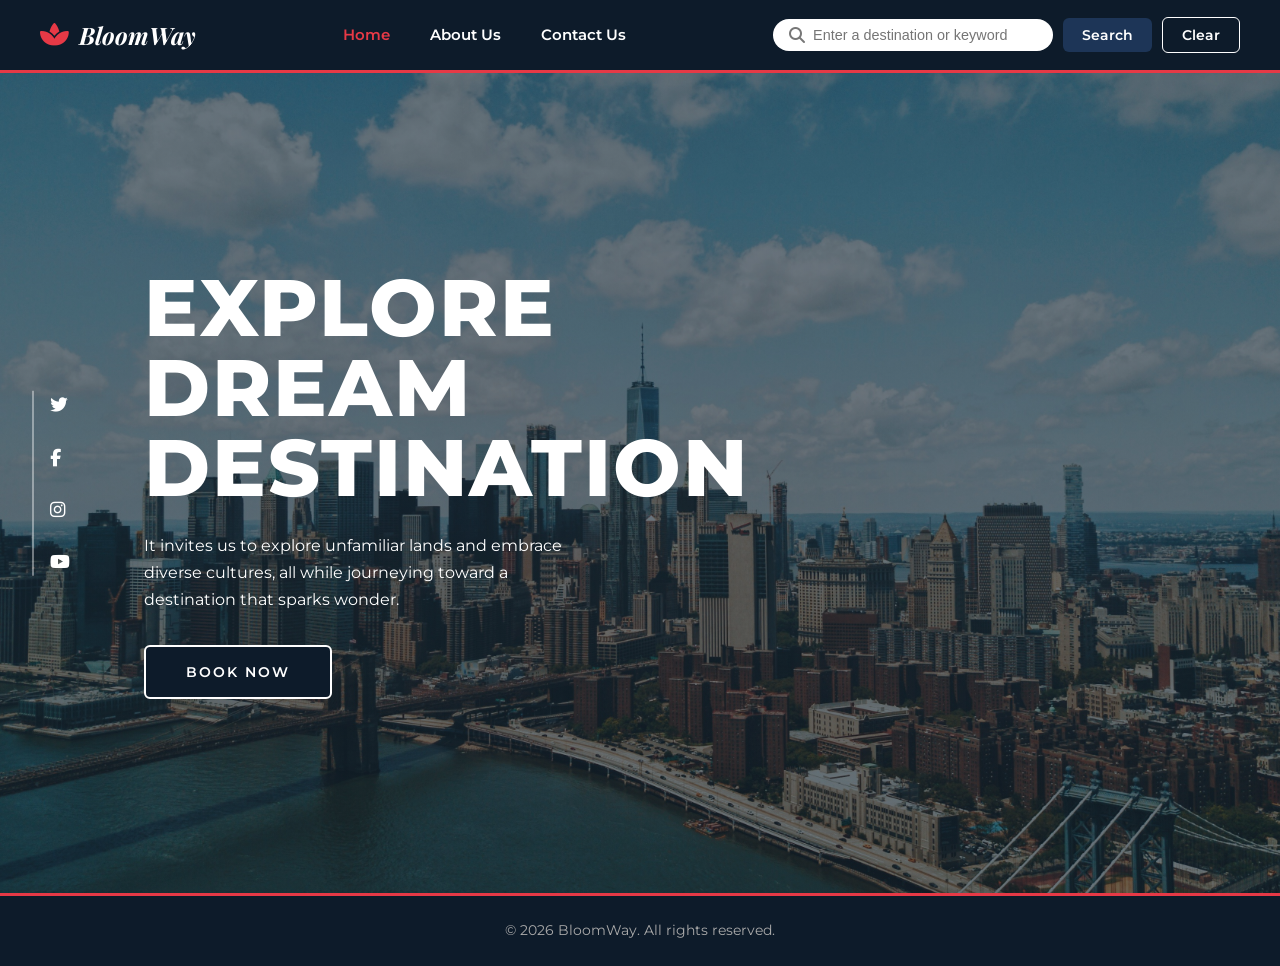
<file: index.html>
<!DOCTYPE html>
<html lang="en">
<head>
  <meta charset="UTF-8" />
  <meta name="viewport" content="width=device-width, initial-scale=1.0" />
  <title>BloomWay — Explore Your Dream Destination</title>
  <link rel="stylesheet" href="style.css" />
  <link rel="preconnect" href="https://fonts.googleapis.com" />
  <link rel="preconnect" href="https://fonts.gstatic.com" crossorigin />
  <link href="https://fonts.googleapis.com/css2?family=Montserrat:wght@400;600;800&family=Playfair+Display:ital,wght@1,700&display=swap" rel="stylesheet" />
  <link rel="stylesheet" href="https://cdnjs.cloudflare.com/ajax/libs/font-awesome/6.5.1/css/all.min.css" />
</head>
<body>

  <!-- ============ NAVBAR ============ -->
  <header class="navbar">
    <div class="navbar__logo">
      <i class="fa-solid fa-spa"></i>
      <span>BloomWay</span>
    </div>

    <nav class="navbar__links">
      <a href="index.html" class="active">Home</a>
      <a href="about.html">About Us</a>
      <a href="contact.html">Contact Us</a>
    </nav>

    <div class="navbar__search">
      <div class="search-box">
        <i class="fa-solid fa-magnifying-glass"></i>
        <input
          type="text"
          id="searchInput"
          placeholder="Enter a destination or keyword"
        />
      </div>
      <button id="searchBtn" class="btn btn--primary">Search</button>
      <button id="clearBtn" class="btn btn--ghost">Clear</button>
    </div>
  </header>

  <!-- ============ HERO ============ -->
  <section class="hero">
    <div class="hero__social">
      <a href="#"><i class="fa-brands fa-twitter"></i></a>
      <a href="#"><i class="fa-brands fa-facebook-f"></i></a>
      <a href="#"><i class="fa-brands fa-instagram"></i></a>
      <a href="#"><i class="fa-brands fa-youtube"></i></a>
    </div>

    <div class="hero__content">
      <h1 class="hero__title">
        EXPLORE<br />
        DREAM<br />
        DESTINATION
      </h1>
      <p class="hero__text">
        It invites us to explore unfamiliar lands and embrace diverse cultures,
        all while journeying toward a destination that sparks wonder.
      </p>
      <button class="btn btn--book">BOOK NOW</button>
    </div>
  </section>

  <!-- ============ RESULTS ============ -->
  <section id="results" class="results" aria-live="polite"></section>

  <!-- ============ FOOTER ============ -->
  <footer class="footer">
    <p>&copy; 2026 BloomWay. All rights reserved.</p>
  </footer>

  <script src="travel_recommendation.js"></script>
</body>
</html>
</file>
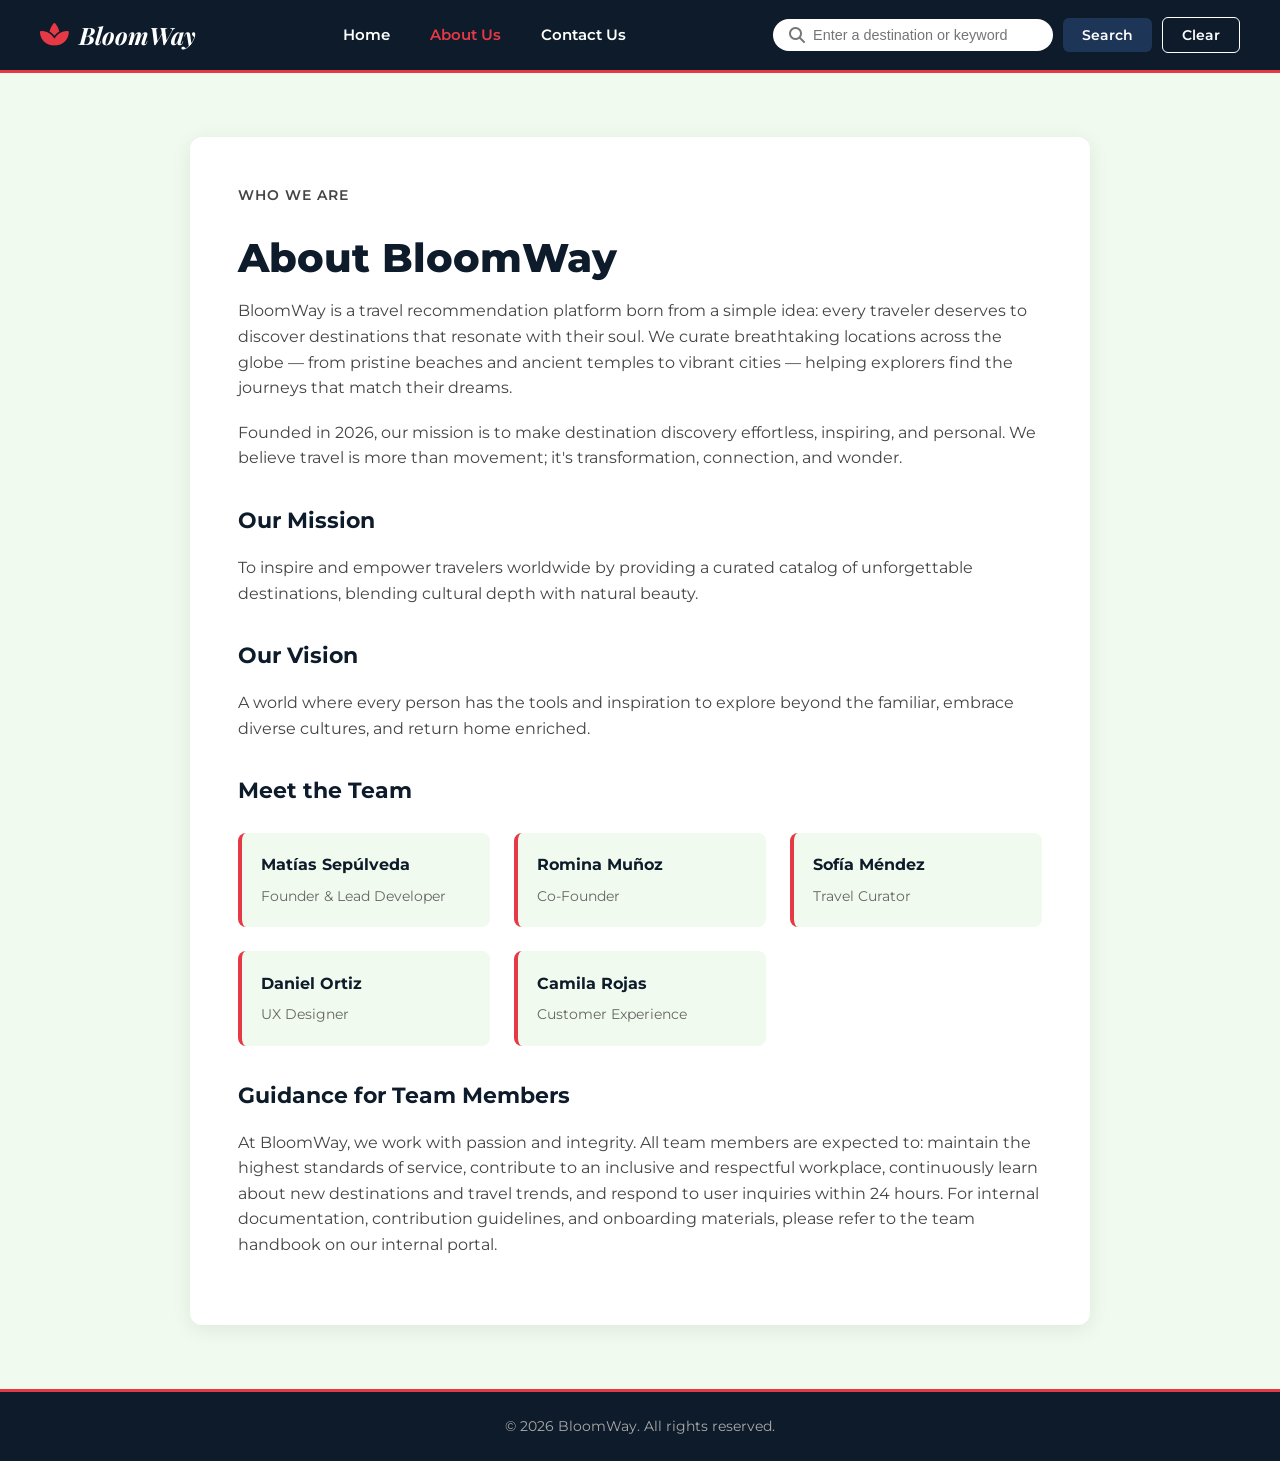
<file: about.html>
<!DOCTYPE html>
<html lang="en">
<head>
  <meta charset="UTF-8" />
  <meta name="viewport" content="width=device-width, initial-scale=1.0" />
  <title>About Us — BloomWay</title>
  <link rel="stylesheet" href="style.css" />
  <link rel="preconnect" href="https://fonts.googleapis.com" />
  <link rel="preconnect" href="https://fonts.gstatic.com" crossorigin />
  <link href="https://fonts.googleapis.com/css2?family=Montserrat:wght@400;600;800&family=Playfair+Display:ital,wght@1,700&display=swap" rel="stylesheet" />
  <link rel="stylesheet" href="https://cdnjs.cloudflare.com/ajax/libs/font-awesome/6.5.1/css/all.min.css" />
</head>
<body>

  <!-- ============ NAVBAR ============ -->
  <header class="navbar">
    <div class="navbar__logo">
      <i class="fa-solid fa-spa"></i>
      <span>BloomWay</span>
    </div>

    <nav class="navbar__links">
      <a href="index.html">Home</a>
      <a href="about.html" class="active">About Us</a>
      <a href="contact.html">Contact Us</a>
    </nav>

    <div class="navbar__search">
      <div class="search-box">
        <i class="fa-solid fa-magnifying-glass"></i>
        <input type="text" id="searchInput" placeholder="Enter a destination or keyword" />
      </div>
      <button id="searchBtn" class="btn btn--primary">Search</button>
      <button id="clearBtn" class="btn btn--ghost">Clear</button>
    </div>
  </header>

  <!-- ============ ABOUT PAGE ============ -->
  <section class="page">
    <div class="page__container">
      <p class="page__subtitle">Who we are</p>
      <h1 class="page__title">About BloomWay</h1>

      <p>
        BloomWay is a travel recommendation platform born from a simple idea:
        every traveler deserves to discover destinations that resonate with
        their soul. We curate breathtaking locations across the globe — from
        pristine beaches and ancient temples to vibrant cities — helping
        explorers find the journeys that match their dreams.
      </p>

      <p>
        Founded in 2026, our mission is to make destination discovery
        effortless, inspiring, and personal. We believe travel is more than
        movement; it's transformation, connection, and wonder.
      </p>

      <h2>Our Mission</h2>
      <p>
        To inspire and empower travelers worldwide by providing a curated
        catalog of unforgettable destinations, blending cultural depth with
        natural beauty.
      </p>

      <h2>Our Vision</h2>
      <p>
        A world where every person has the tools and inspiration to explore
        beyond the familiar, embrace diverse cultures, and return home enriched.
      </p>

      <h2>Meet the Team</h2>
      <div class="team-grid">
        <div class="team-card">
          <strong>Matías Sepúlveda</strong>
          <span>Founder &amp; Lead Developer</span>
        </div>
        <div class="team-card">
          <strong>Romina Muñoz</strong>
          <span>Co-Founder</span>
        </div>
        <div class="team-card">
          <strong>Sofía Méndez</strong>
          <span>Travel Curator</span>
        </div>
        <div class="team-card">
          <strong>Daniel Ortiz</strong>
          <span>UX Designer</span>
        </div>
        <div class="team-card">
          <strong>Camila Rojas</strong>
          <span>Customer Experience</span>
        </div>
      </div>

      <h2>Guidance for Team Members</h2>
      <p>
        At BloomWay, we work with passion and integrity. All team members are
        expected to: maintain the highest standards of service, contribute to
        an inclusive and respectful workplace, continuously learn about new
        destinations and travel trends, and respond to user inquiries within
        24 hours. For internal documentation, contribution guidelines, and
        onboarding materials, please refer to the team handbook on our
        internal portal.
      </p>
    </div>
  </section>

  <!-- ============ FOOTER ============ -->
  <footer class="footer">
    <p>&copy; 2026 BloomWay. All rights reserved.</p>
  </footer>

  <script src="travel_recommendation.js"></script>
</body>
</html>
</file>
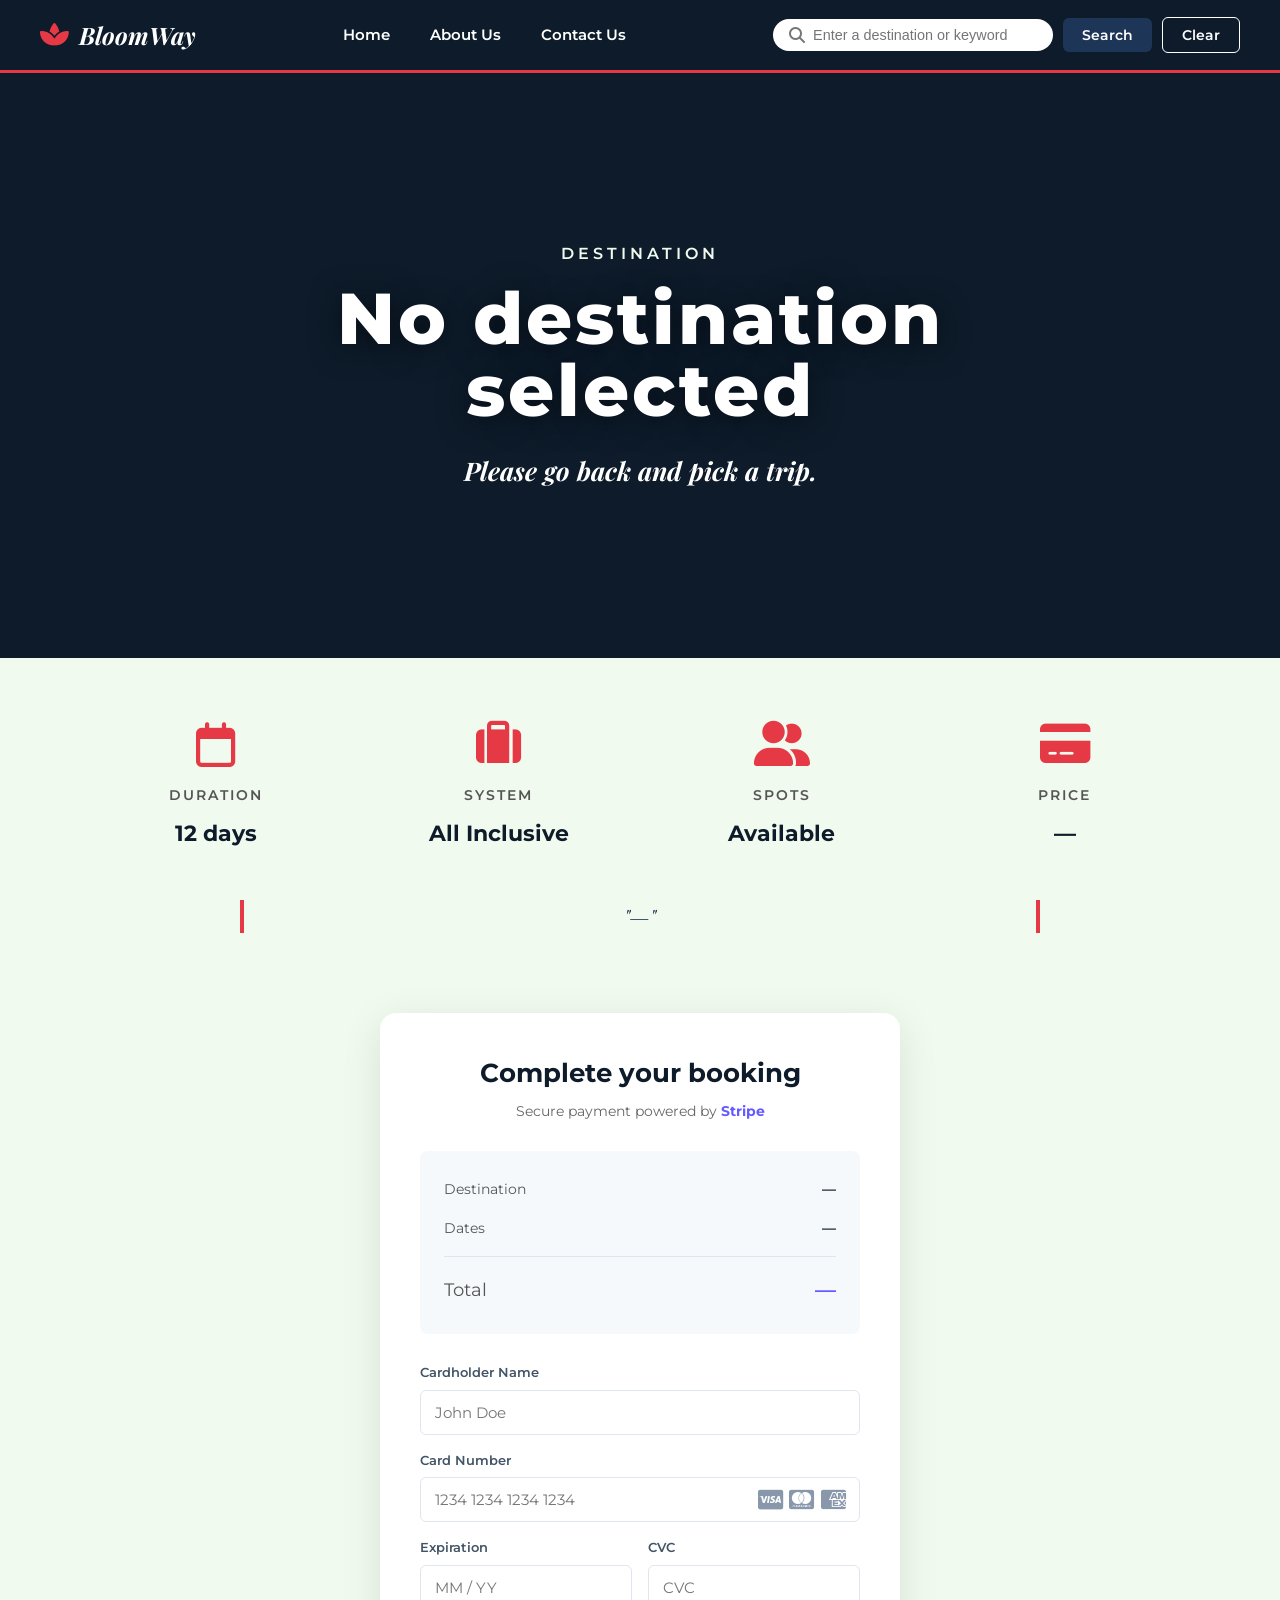
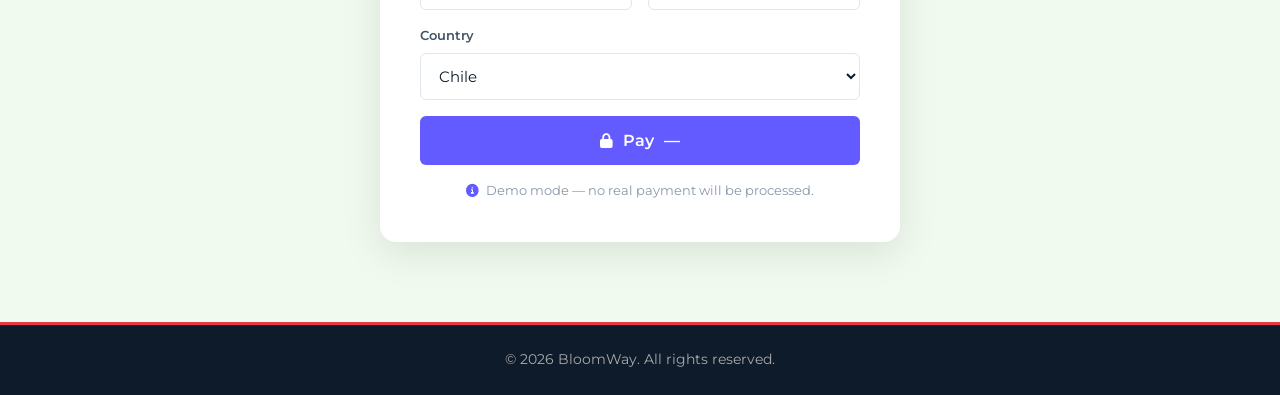
<file: booking.html>
<!DOCTYPE html>
<html lang="en">
<head>
  <meta charset="UTF-8" />
  <meta name="viewport" content="width=device-width, initial-scale=1.0" />
  <title>Book Your Trip — BloomWay</title>
  <link rel="stylesheet" href="style.css" />
  <link rel="preconnect" href="https://fonts.googleapis.com" />
  <link rel="preconnect" href="https://fonts.gstatic.com" crossorigin />
  <link href="https://fonts.googleapis.com/css2?family=Montserrat:wght@400;600;700;800&family=Playfair+Display:ital,wght@1,700&display=swap" rel="stylesheet" />
  <link rel="stylesheet" href="https://cdnjs.cloudflare.com/ajax/libs/font-awesome/6.5.1/css/all.min.css" />
</head>
<body>

  <!-- ============ NAVBAR ============ -->
  <header class="navbar">
    <div class="navbar__logo">
      <i class="fa-solid fa-spa"></i>
      <span>BloomWay</span>
    </div>

    <nav class="navbar__links">
      <a href="index.html">Home</a>
      <a href="about.html">About Us</a>
      <a href="contact.html">Contact Us</a>
    </nav>

    <div class="navbar__search">
      <div class="search-box">
        <i class="fa-solid fa-magnifying-glass"></i>
        <input type="text" id="searchInput" placeholder="Enter a destination or keyword" />
      </div>
      <button id="searchBtn" class="btn btn--primary">Search</button>
      <button id="clearBtn" class="btn btn--ghost">Clear</button>
    </div>
  </header>

  <!-- ============ BOOKING HERO ============ -->
  <section id="bookingHero" class="booking-hero">
    <div class="booking-hero__overlay"></div>
    <div class="booking-hero__content">
      <p class="booking-hero__label" id="bookingLabel">DESTINATION</p>
      <h1 class="booking-hero__title" id="bookingTitle">Loading...</h1>
      <p class="booking-hero__dates" id="bookingDates">—</p>
    </div>
  </section>

  <!-- ============ INFO ICONS ============ -->
  <section class="booking-info">
    <div class="booking-info__grid">
      <div class="info-item">
        <i class="fa-regular fa-calendar"></i>
        <strong>DURATION</strong>
        <span id="infoDuration">12 days</span>
      </div>
      <div class="info-item">
        <i class="fa-solid fa-suitcase"></i>
        <strong>SYSTEM</strong>
        <span>All Inclusive</span>
      </div>
      <div class="info-item">
        <i class="fa-solid fa-user-group"></i>
        <strong>SPOTS</strong>
        <span id="infoSpots">Available</span>
      </div>
      <div class="info-item">
        <i class="fa-solid fa-credit-card"></i>
        <strong>PRICE</strong>
        <span id="infoPrice">—</span>
      </div>
    </div>

    <blockquote class="booking-quote" id="bookingQuote">"—"</blockquote>
  </section>

  <!-- ============ STRIPE PAYMENT MOCKUP ============ -->
  <section class="payment">
    <div class="payment__container">
      <div class="payment__header">
        <h2>Complete your booking</h2>
        <p>Secure payment powered by <strong>Stripe</strong></p>
      </div>

      <div class="payment__summary">
        <div class="payment__summary-row">
          <span>Destination</span>
          <strong id="summaryDestination">—</strong>
        </div>
        <div class="payment__summary-row">
          <span>Dates</span>
          <strong id="summaryDates">—</strong>
        </div>
        <div class="payment__summary-row payment__summary-row--total">
          <span>Total</span>
          <strong id="summaryPrice">—</strong>
        </div>
      </div>

      <form class="payment__form" onsubmit="handleFakePayment(event)">
        <div class="form-group">
          <label for="cardName">Cardholder Name</label>
          <input type="text" id="cardName" placeholder="John Doe" required />
        </div>

        <div class="form-group">
          <label for="cardNumber">Card Number</label>
          <div class="card-input">
            <input type="text" id="cardNumber" placeholder="1234 1234 1234 1234" maxlength="19" required />
            <div class="card-brands">
              <i class="fa-brands fa-cc-visa"></i>
              <i class="fa-brands fa-cc-mastercard"></i>
              <i class="fa-brands fa-cc-amex"></i>
            </div>
          </div>
        </div>

        <div class="form-row">
          <div class="form-group">
            <label for="cardExpiry">Expiration</label>
            <input type="text" id="cardExpiry" placeholder="MM / YY" maxlength="7" required />
          </div>
          <div class="form-group">
            <label for="cardCVC">CVC</label>
            <input type="text" id="cardCVC" placeholder="CVC" maxlength="4" required />
          </div>
        </div>

        <div class="form-group">
          <label for="cardCountry">Country</label>
          <select id="cardCountry" required>
            <option value="CL">Chile</option>
            <option value="US">United States</option>
            <option value="BR">Brazil</option>
            <option value="JP">Japan</option>
            <option value="AU">Australia</option>
            <option value="OTHER">Other</option>
          </select>
        </div>

        <button type="submit" class="btn--pay">
          <i class="fa-solid fa-lock"></i>
          Pay <span id="payAmount">—</span>
        </button>

        <p class="payment__note">
          <i class="fa-solid fa-circle-info"></i>
          Demo mode — no real payment will be processed.
        </p>
      </form>
    </div>
  </section>

  <!-- ============ FOOTER ============ -->
  <footer class="footer">
    <p>&copy; 2026 BloomWay. All rights reserved.</p>
  </footer>

  <script src="travel_recommendation.js"></script>
  <script>
    function handleFakePayment(event) {
      event.preventDefault();
      alert("Demo mode: payment not processed.\n\nIn a real implementation, this would charge your card via the Stripe API.");
    }
  </script>
</body>
</html>
</file>
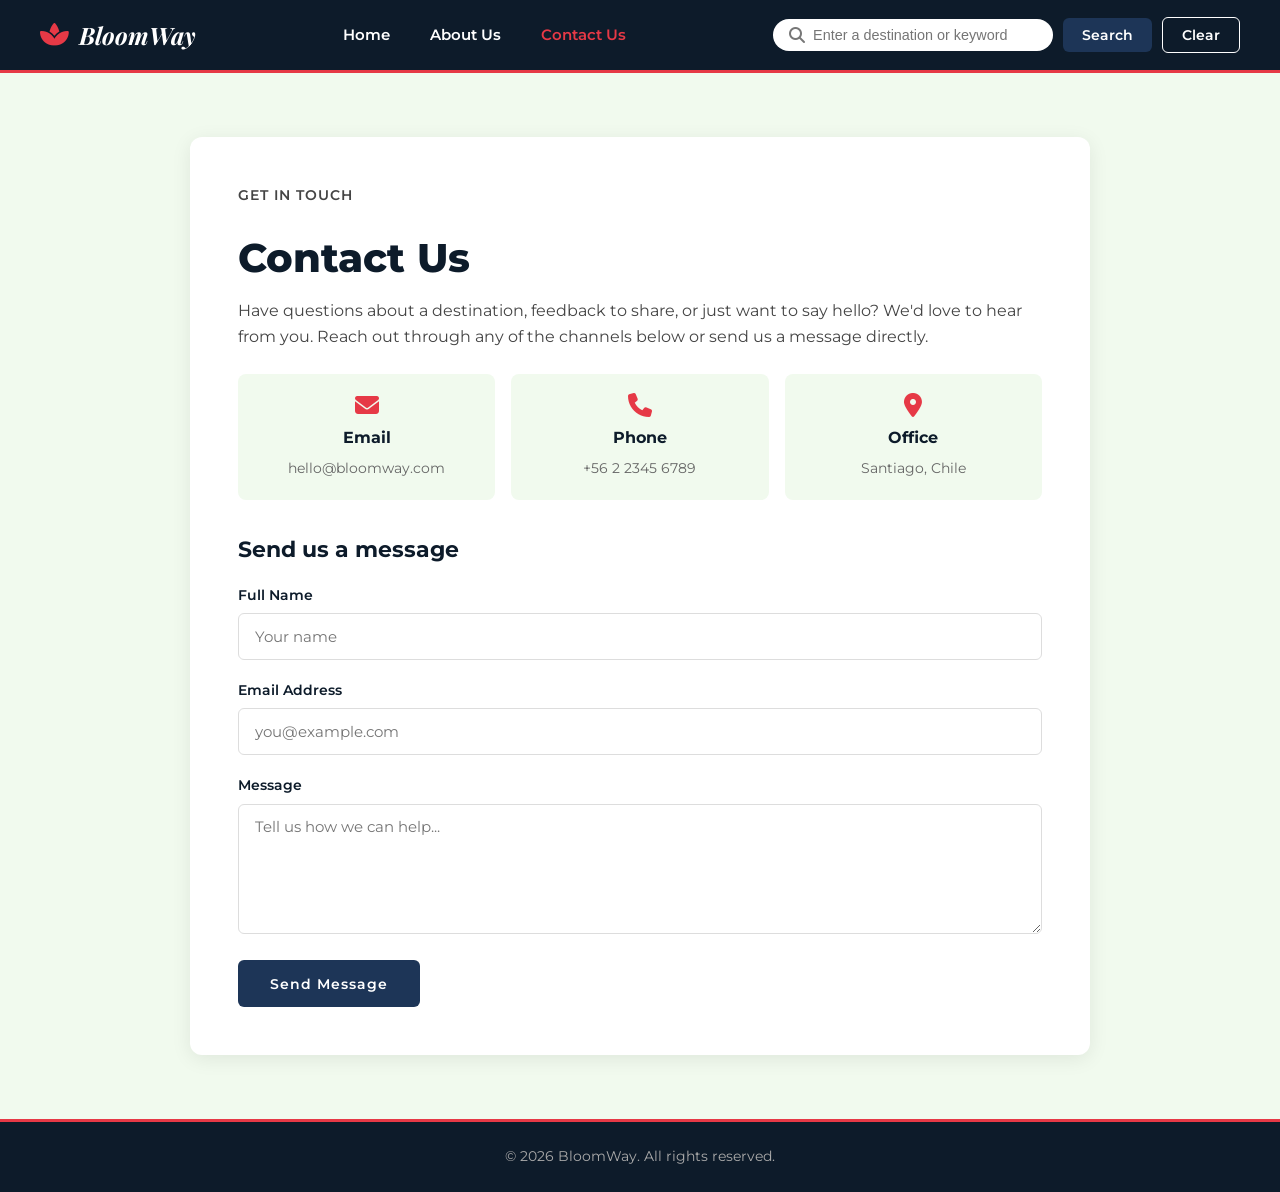
<file: contact.html>
<!DOCTYPE html>
<html lang="en">
<head>
  <meta charset="UTF-8" />
  <meta name="viewport" content="width=device-width, initial-scale=1.0" />
  <title>Contact Us — BloomWay</title>
  <link rel="stylesheet" href="style.css" />
  <link rel="preconnect" href="https://fonts.googleapis.com" />
  <link rel="preconnect" href="https://fonts.gstatic.com" crossorigin />
  <link href="https://fonts.googleapis.com/css2?family=Montserrat:wght@400;600;800&family=Playfair+Display:ital,wght@1,700&display=swap" rel="stylesheet" />
  <link rel="stylesheet" href="https://cdnjs.cloudflare.com/ajax/libs/font-awesome/6.5.1/css/all.min.css" />
</head>
<body>

  <!-- ============ NAVBAR ============ -->
  <header class="navbar">
    <div class="navbar__logo">
      <i class="fa-solid fa-spa"></i>
      <span>BloomWay</span>
    </div>

    <nav class="navbar__links">
      <a href="index.html">Home</a>
      <a href="about.html">About Us</a>
      <a href="contact.html" class="active">Contact Us</a>
    </nav>

    <div class="navbar__search">
      <div class="search-box">
        <i class="fa-solid fa-magnifying-glass"></i>
        <input type="text" id="searchInput" placeholder="Enter a destination or keyword" />
      </div>
      <button id="searchBtn" class="btn btn--primary">Search</button>
      <button id="clearBtn" class="btn btn--ghost">Clear</button>
    </div>
  </header>

  <!-- ============ CONTACT PAGE ============ -->
  <section class="page">
    <div class="page__container">
      <p class="page__subtitle">Get in touch</p>
      <h1 class="page__title">Contact Us</h1>

      <p>
        Have questions about a destination, feedback to share, or just want to
        say hello? We'd love to hear from you. Reach out through any of the
        channels below or send us a message directly.
      </p>

      <div class="contact-info">
        <div>
          <i class="fa-solid fa-envelope"></i>
          <strong>Email</strong>
          <span>hello@bloomway.com</span>
        </div>
        <div>
          <i class="fa-solid fa-phone"></i>
          <strong>Phone</strong>
          <span>+56 2 2345 6789</span>
        </div>
        <div>
          <i class="fa-solid fa-location-dot"></i>
          <strong>Office</strong>
          <span>Santiago, Chile</span>
        </div>
      </div>

      <h2>Send us a message</h2>
      <form id="contactForm" onsubmit="handleContactSubmit(event)">
        <div class="form-group">
          <label for="name">Full Name</label>
          <input type="text" id="name" name="name" required placeholder="Your name" />
        </div>
        <div class="form-group">
          <label for="email">Email Address</label>
          <input type="email" id="email" name="email" required placeholder="you@example.com" />
        </div>
        <div class="form-group">
          <label for="message">Message</label>
          <textarea id="message" name="message" required placeholder="Tell us how we can help..."></textarea>
        </div>
        <button type="submit" class="btn btn--submit">Send Message</button>
      </form>
    </div>
  </section>

  <!-- ============ FOOTER ============ -->
  <footer class="footer">
    <p>&copy; 2026 BloomWay. All rights reserved.</p>
  </footer>

  <script src="travel_recommendation.js"></script>
  <script>
    function handleContactSubmit(event) {
      event.preventDefault();
      const name = document.getElementById("name").value;
      alert("Thank you, " + name + "! Your message has been received. We'll get back to you within 24 hours.");
      document.getElementById("contactForm").reset();
    }
  </script>
</body>
</html>
</file>
<file: style.css>
/* ============ RESET & BASE ============ */
* {
  margin: 0;
  padding: 0;
  box-sizing: border-box;
}

html {
  scroll-behavior: smooth;
}

body {
  font-family: "Montserrat", sans-serif;
  color: #1a1a1a;
  background: #0d1b2a;
  line-height: 1.6;
}

a {
  text-decoration: none;
  color: inherit;
}

button {
  font-family: inherit;
  cursor: pointer;
  border: none;
}

/* ============ NAVBAR ============ */
.navbar {
  display: flex;
  align-items: center;
  justify-content: space-between;
  padding: 1rem 2.5rem;
  background: #0d1b2a;
  border-bottom: 3px solid #e63946;
  position: sticky;
  top: 0;
  z-index: 100;
}

.navbar__logo {
  display: flex;
  align-items: center;
  gap: 0.6rem;
  color: #fff;
  font-family: "Playfair Display", serif;
  font-style: italic;
  font-size: 1.5rem;
  font-weight: 700;
}

.navbar__logo i {
  font-size: 1.6rem;
  color: #e63946;
}

.navbar__links {
  display: flex;
  gap: 2.5rem;
}

.navbar__links a {
  color: #fff;
  font-weight: 600;
  font-size: 0.95rem;
  transition: color 0.2s;
}

.navbar__links a:hover,
.navbar__links a.active {
  color: #e63946;
}

.navbar__search {
  display: flex;
  align-items: center;
  gap: 0.6rem;
}

.search-box {
  display: flex;
  align-items: center;
  background: #fff;
  border-radius: 30px;
  padding: 0.5rem 1rem;
  width: 280px;
}

.search-box i {
  color: #777;
  margin-right: 0.5rem;
}

.search-box input {
  border: none;
  outline: none;
  flex: 1;
  font-size: 0.9rem;
  background: transparent;
}

.btn {
  padding: 0.55rem 1.2rem;
  border-radius: 6px;
  font-weight: 600;
  font-size: 0.85rem;
  transition: all 0.2s;
}

.btn--primary {
  background: #1d3557;
  color: #fff;
}

.btn--primary:hover {
  background: #2a4a73;
}

.btn--ghost {
  background: transparent;
  color: #fff;
  border: 1px solid #fff;
}

.btn--ghost:hover {
  background: #fff;
  color: #0d1b2a;
}

/* ============ HERO ============ */
.hero {
  position: relative;
  min-height: calc(100vh - 80px);
  background: linear-gradient(rgba(13, 27, 42, 0.55), rgba(13, 27, 42, 0.55)),
    url("images/NewYork.jpg") center/cover no-repeat;
  display: flex;
  align-items: center;
  padding: 0 5rem;
}

.hero__social {
  position: absolute;
  left: 2rem;
  top: 50%;
  transform: translateY(-50%);
  display: flex;
  flex-direction: column;
  gap: 1.5rem;
  padding-left: 1rem;
  border-left: 2px solid rgba(255, 255, 255, 0.4);
}

.hero__social a {
  color: #fff;
  font-size: 1.1rem;
  transition: color 0.2s, transform 0.2s;
}

.hero__social a:hover {
  color: #e63946;
  transform: translateX(3px);
}

.hero__content {
  max-width: 550px;
  color: #fff;
  margin-left: 4rem;
}

.hero__title {
  font-size: 5rem;
  font-weight: 800;
  line-height: 1;
  letter-spacing: 2px;
  margin-bottom: 1.5rem;
}

.hero__text {
  font-size: 1rem;
  line-height: 1.7;
  margin-bottom: 2rem;
  max-width: 420px;
}

.btn--book {
  background: #0d1b2a;
  color: #fff;
  padding: 1rem 2.5rem;
  font-size: 0.9rem;
  letter-spacing: 2px;
  border: 2px solid #fff;
}

.btn--book:hover {
  background: #e63946;
  border-color: #e63946;
}

/* ============ RESULTS ============ */
.results {
  background: #f1faee;
  padding: 0 5rem;
  display: grid;
  grid-template-columns: repeat(auto-fit, minmax(300px, 1fr));
  gap: 2rem;
}

.results:not(:empty) {
  padding: 4rem 5rem;
}

.result-card {
  background: #fff;
  border-radius: 12px;
  overflow: hidden;
  box-shadow: 0 4px 20px rgba(0, 0, 0, 0.1);
  transition: transform 0.3s, box-shadow 0.3s;
}

.result-card:hover {
  transform: translateY(-6px);
  box-shadow: 0 10px 30px rgba(0, 0, 0, 0.18);
}

.result-card img {
  width: 100%;
  height: 220px;
  object-fit: cover;
  display: block;
}

.result-card__body {
  padding: 1.5rem;
}

.result-card__title {
  font-size: 1.2rem;
  font-weight: 700;
  margin-bottom: 0.6rem;
  color: #0d1b2a;
}

.result-card__desc {
  font-size: 0.9rem;
  color: #555;
  line-height: 1.5;
}

.results__message {
  grid-column: 1 / -1;
  text-align: center;
  color: #555;
  font-size: 1.1rem;
  padding: 2rem;
}

/* ============ PAGE (about / contact) ============ */
.page {
  background: #f1faee;
  min-height: calc(100vh - 80px);
  padding: 4rem 5rem;
}

.page__container {
  max-width: 900px;
  margin: 0 auto;
  background: #fff;
  padding: 3rem;
  border-radius: 12px;
  box-shadow: 0 4px 20px rgba(0, 0, 0, 0.08);
}

.page__title {
  font-size: 2.5rem;
  color: #0d1b2a;
  margin-bottom: 0.5rem;
  font-weight: 800;
}

.page__subtitle {
  color: #e63946;
  font-weight: 600;
  margin-bottom: 2rem;
  letter-spacing: 1px;
  text-transform: uppercase;
  font-size: 0.85rem;
}

.page p {
  color: #444;
  margin-bottom: 1.2rem;
}

.page h2 {
  color: #0d1b2a;
  margin-top: 2rem;
  margin-bottom: 1rem;
  font-size: 1.4rem;
}

.team-grid {
  display: grid;
  grid-template-columns: repeat(auto-fit, minmax(220px, 1fr));
  gap: 1.5rem;
  margin-top: 1.5rem;
}

.team-card {
  background: #f1faee;
  padding: 1.2rem;
  border-radius: 8px;
  border-left: 4px solid #e63946;
}

.team-card strong {
  color: #0d1b2a;
  display: block;
  margin-bottom: 0.3rem;
}

.team-card span {
  color: #666;
  font-size: 0.85rem;
}

/* ============ FORM ============ */
.form-group {
  margin-bottom: 1.2rem;
}

.form-group label {
  display: block;
  font-weight: 600;
  color: #0d1b2a;
  margin-bottom: 0.4rem;
  font-size: 0.9rem;
}

.form-group input,
.form-group textarea {
  width: 100%;
  padding: 0.8rem 1rem;
  border: 1px solid #ddd;
  border-radius: 6px;
  font-family: inherit;
  font-size: 0.95rem;
  outline: none;
  transition: border-color 0.2s;
}

.form-group input:focus,
.form-group textarea:focus {
  border-color: #e63946;
}

.form-group textarea {
  resize: vertical;
  min-height: 130px;
}

.btn--submit {
  background: #1d3557;
  color: #fff;
  padding: 0.9rem 2rem;
  font-size: 0.9rem;
  letter-spacing: 1px;
  border-radius: 6px;
}

.btn--submit:hover {
  background: #e63946;
}

.contact-info {
  display: grid;
  grid-template-columns: repeat(auto-fit, minmax(220px, 1fr));
  gap: 1rem;
  margin: 1.5rem 0 2rem;
}

.contact-info div {
  background: #f1faee;
  padding: 1.2rem;
  border-radius: 8px;
  text-align: center;
}

.contact-info i {
  font-size: 1.5rem;
  color: #e63946;
  margin-bottom: 0.5rem;
}

.contact-info strong {
  display: block;
  color: #0d1b2a;
  margin-bottom: 0.3rem;
}

.contact-info span {
  color: #666;
  font-size: 0.85rem;
}

/* ============ FOOTER ============ */
.footer {
  background: #0d1b2a;
  color: #aaa;
  text-align: center;
  padding: 1.5rem;
  font-size: 0.85rem;
  border-top: 3px solid #e63946;
}

/* ============ RESPONSIVE ============ */
@media (max-width: 1024px) {
  .navbar {
    flex-wrap: wrap;
    gap: 1rem;
  }
  .navbar__search {
    order: 3;
    width: 100%;
    justify-content: center;
  }
  .hero {
    padding: 0 2rem;
  }
  .hero__content {
    margin-left: 3rem;
  }
  .hero__title {
    font-size: 3.5rem;
  }
  .page {
    padding: 2rem 1.5rem;
  }
  .page__container {
    padding: 2rem 1.5rem;
  }
}

@media (max-width: 640px) {
  .navbar__links {
    gap: 1.2rem;
  }
  .search-box {
    width: 200px;
  }
  .hero__social {
    display: none;
  }
  .hero__content {
    margin-left: 0;
  }
  .hero__title {
    font-size: 2.8rem;
  }
  .results,
  .results:not(:empty) {
    padding: 2rem 1.5rem;
  }
  .page__title {
    font-size: 1.8rem;
  }
}

/* ============ TIME DISPLAY (append to style.css) ============ */
.results__banner {
  grid-column: 1 / -1;
  background: #0d1b2a;
  color: #fff;
  padding: 1rem 1.5rem;
  border-radius: 8px;
  font-size: 0.95rem;
  display: flex;
  align-items: center;
  gap: 0.6rem;
  border-left: 4px solid #e63946;
}

.results__banner i {
  color: #e63946;
  font-size: 1.1rem;
}

.results__banner span {
  color: #a8dadc;
  font-style: italic;
}

.results__banner strong {
  margin-left: auto;
  font-size: 1.05rem;
  font-family: "Montserrat", sans-serif;
  letter-spacing: 0.5px;
}

.result-card__time {
  margin-top: 0.8rem;
  padding-top: 0.8rem;
  border-top: 1px solid #eee;
  font-size: 0.85rem;
  color: #555;
  display: flex;
  align-items: center;
  gap: 0.5rem;
}

.result-card__time i {
  color: #e63946;
}

.result-card__time strong {
  color: #0d1b2a;
  margin-left: auto;
  font-family: "Montserrat", sans-serif;
}

/* ===== Result card "Book this trip" button ===== */
.btn--card-book {
  margin-top: 1rem;
  width: 100%;
  background: #1d3557;
  color: #fff;
  padding: 0.7rem 1rem;
  border-radius: 6px;
  font-weight: 600;
  font-size: 0.85rem;
  display: flex;
  align-items: center;
  justify-content: center;
  gap: 0.5rem;
  transition: background 0.2s;
}
 
.btn--card-book:hover {
  background: #e63946;
}
 
.result-card {
  cursor: pointer;
}
 
/* ============ BOOKING HERO ============ */
.booking-hero {
  position: relative;
  min-height: 65vh;
  background-size: cover;
  background-position: center;
  background-repeat: no-repeat;
  display: flex;
  align-items: center;
  justify-content: center;
  text-align: center;
  color: #fff;
  padding: 4rem 2rem;
  clip-path: polygon(0 0, 100% 0, 100% 92%, 50% 100%, 0 92%);
}
 
.booking-hero__overlay {
  position: absolute;
  inset: 0;
  background: linear-gradient(rgba(13, 27, 42, 0.55), rgba(13, 27, 42, 0.7));
}
 
.booking-hero__content {
  position: relative;
  z-index: 2;
  max-width: 900px;
}
 
.booking-hero__label {
  font-size: 1rem;
  letter-spacing: 4px;
  font-weight: 600;
  color: #f1faee;
  margin-bottom: 1rem;
  text-transform: uppercase;
}
 
.booking-hero__title {
  font-size: 4.5rem;
  font-weight: 800;
  letter-spacing: 3px;
  line-height: 1;
  margin-bottom: 1.5rem;
  text-shadow: 0 4px 30px rgba(0, 0, 0, 0.5);
}
 
.booking-hero__dates {
  font-family: "Playfair Display", serif;
  font-style: italic;
  font-size: 1.6rem;
  font-weight: 700;
  color: #fff;
}
 
/* ============ BOOKING INFO ICONS ============ */
.booking-info {
  background: #f1faee;
  padding: 4rem 5rem 3rem;
}
 
.booking-info__grid {
  max-width: 1100px;
  margin: 0 auto;
  display: grid;
  grid-template-columns: repeat(4, 1fr);
  gap: 2rem;
  text-align: center;
}
 
.info-item {
  display: flex;
  flex-direction: column;
  align-items: center;
  gap: 0.6rem;
}
 
.info-item i {
  font-size: 2.8rem;
  color: #e63946;
  margin-bottom: 0.5rem;
}
 
.info-item strong {
  font-size: 0.85rem;
  letter-spacing: 2px;
  color: #555;
  font-weight: 600;
}
 
.info-item span {
  font-size: 1.4rem;
  font-weight: 700;
  color: #0d1b2a;
}
 
.booking-quote {
  max-width: 800px;
  margin: 3rem auto 0;
  font-family: "Playfair Display", serif;
  font-style: italic;
  font-size: 1.3rem;
  line-height: 1.6;
  color: #1d3557;
  text-align: center;
  padding: 0 2rem;
  border-left: 4px solid #e63946;
  border-right: 4px solid #e63946;
}
 
/* ============ STRIPE PAYMENT MOCKUP ============ */
.payment {
  background: #f1faee;
  padding: 2rem 2rem 5rem;
}
 
.payment__container {
  max-width: 520px;
  margin: 0 auto;
  background: #fff;
  border-radius: 16px;
  box-shadow: 0 10px 40px rgba(0, 0, 0, 0.1);
  padding: 2.5rem;
}
 
.payment__header {
  text-align: center;
  margin-bottom: 1.8rem;
}
 
.payment__header h2 {
  font-size: 1.6rem;
  color: #0d1b2a;
  margin-bottom: 0.4rem;
}
 
.payment__header p {
  font-size: 0.85rem;
  color: #666;
}
 
.payment__header strong {
  color: #635bff;
  font-weight: 700;
}
 
.payment__summary {
  background: #f6f9fc;
  border-radius: 8px;
  padding: 1.2rem 1.5rem;
  margin-bottom: 1.8rem;
}
 
.payment__summary-row {
  display: flex;
  justify-content: space-between;
  align-items: center;
  padding: 0.5rem 0;
  font-size: 0.9rem;
  color: #555;
}
 
.payment__summary-row strong {
  color: #0d1b2a;
  font-weight: 600;
}
 
.payment__summary-row--total {
  border-top: 1px solid #e0e6ed;
  margin-top: 0.5rem;
  padding-top: 1rem;
  font-size: 1.1rem;
}
 
.payment__summary-row--total strong {
  font-size: 1.3rem;
  color: #635bff;
}
 
.payment__form .form-group {
  margin-bottom: 1rem;
}
 
.payment__form label {
  display: block;
  font-size: 0.8rem;
  color: #425466;
  font-weight: 600;
  margin-bottom: 0.4rem;
}
 
.payment__form input,
.payment__form select {
  width: 100%;
  padding: 0.75rem 0.9rem;
  border: 1px solid #e0e6ed;
  border-radius: 6px;
  font-family: inherit;
  font-size: 0.95rem;
  color: #0d1b2a;
  outline: none;
  transition: border-color 0.2s, box-shadow 0.2s;
  background: #fff;
}
 
.payment__form input:focus,
.payment__form select:focus {
  border-color: #635bff;
  box-shadow: 0 0 0 3px rgba(99, 91, 255, 0.15);
}
 
.card-input {
  position: relative;
}
 
.card-brands {
  position: absolute;
  right: 0.9rem;
  top: 50%;
  transform: translateY(-50%);
  display: flex;
  gap: 0.4rem;
  font-size: 1.4rem;
  color: #8898aa;
}
 
.form-row {
  display: grid;
  grid-template-columns: 1fr 1fr;
  gap: 1rem;
}
 
.btn--pay {
  width: 100%;
  margin-top: 1rem;
  background: #635bff;
  color: #fff;
  padding: 0.95rem;
  font-size: 1rem;
  font-weight: 600;
  border-radius: 6px;
  display: flex;
  align-items: center;
  justify-content: center;
  gap: 0.6rem;
  transition: background 0.2s;
}
 
.btn--pay:hover {
  background: #524af0;
}
 
.btn--pay i {
  font-size: 0.9rem;
}
 
.payment__note {
  text-align: center;
  font-size: 0.8rem;
  color: #8898aa;
  margin-top: 1rem;
  display: flex;
  align-items: center;
  justify-content: center;
  gap: 0.4rem;
}
 
.payment__note i {
  color: #635bff;
}
 
/* ============ RESPONSIVE for booking ============ */
@media (max-width: 900px) {
  .booking-hero__title {
    font-size: 2.8rem;
  }
  .booking-info {
    padding: 3rem 1.5rem 2rem;
  }
  .booking-info__grid {
    grid-template-columns: repeat(2, 1fr);
    gap: 2.5rem 1rem;
  }
  .info-item i {
    font-size: 2.2rem;
  }
  .info-item span {
    font-size: 1.1rem;
  }
  .booking-quote {
    font-size: 1.05rem;
    padding: 0 1rem;
  }
  .payment__container {
    padding: 1.8rem 1.3rem;
  }
}
</file>
